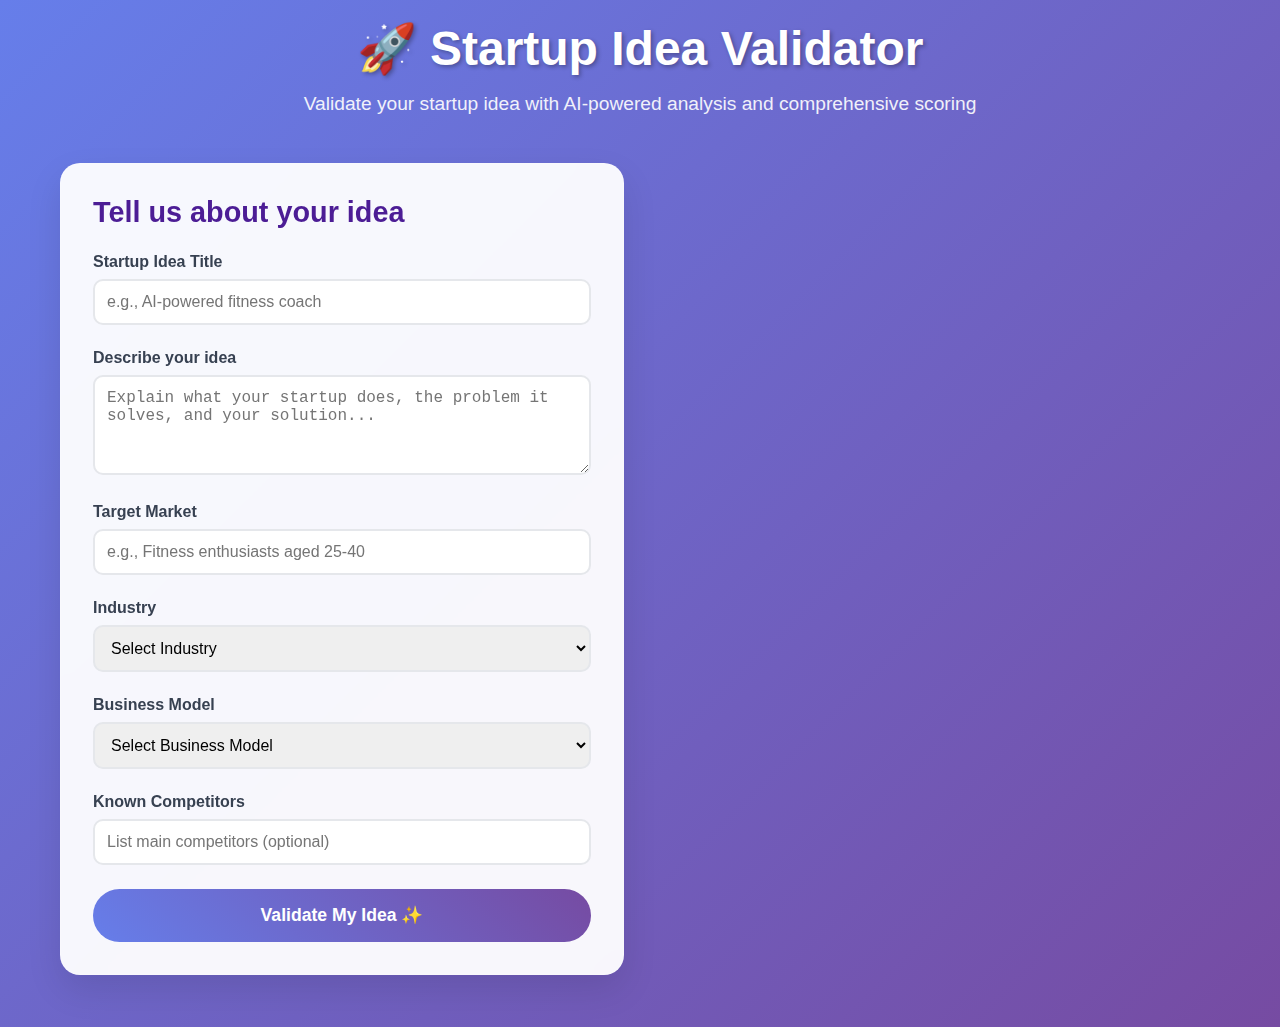
<file: templates/newvalidate.html>
<!DOCTYPE html>
<html lang="en">
<head>
    <meta charset="UTF-8">
    <meta name="viewport" content="width=device-width, initial-scale=1.0">
    <title>Startup Idea Validator</title>
    <style>
        * {
            margin: 0;
            padding: 0;
            box-sizing: border-box;
        }

        body {
            font-family: 'Segoe UI', Tahoma, Geneva, Verdana, sans-serif;
            background: linear-gradient(135deg, #667eea 0%, #764ba2 100%);
            min-height: 100vh;
            color: #333;
        }

        .container {
            max-width: 1200px;
            margin: 0 auto;
            padding: 20px;
        }

        header {
            text-align: center;
            margin-bottom: 3rem;
            color: white;
        }

        header h1 {
            font-size: 3rem;
            margin-bottom: 1rem;
            text-shadow: 2px 2px 4px rgba(0,0,0,0.3);
        }

        header p {
            font-size: 1.2rem;
            opacity: 0.9;
        }

        .main-content {
            display: grid;
            grid-template-columns: 1fr 1fr;
            gap: 2rem;
            margin-bottom: 2rem;
        }

        .card {
            background: rgba(255, 255, 255, 0.95);
            border-radius: 20px;
            padding: 2rem;
            box-shadow: 0 15px 35px rgba(0,0,0,0.1);
            backdrop-filter: blur(10px);
            border: 1px solid rgba(255,255,255,0.2);
        }

        .input-section h2 {
            color: #4c1d95;
            margin-bottom: 1.5rem;
            font-size: 1.8rem;
        }

        .form-group {
            margin-bottom: 1.5rem;
        }

        label {
            display: block;
            margin-bottom: 0.5rem;
            font-weight: 600;
            color: #374151;
        }

        input, textarea, select {
            width: 100%;
            padding: 0.75rem;
            border: 2px solid #e5e7eb;
            border-radius: 10px;
            font-size: 1rem;
            transition: all 0.3s ease;
        }

        input:focus, textarea:focus, select:focus {
            outline: none;
            border-color: #667eea;
            box-shadow: 0 0 0 3px rgba(102, 126, 234, 0.1);
        }

        textarea {
            resize: vertical;
            min-height: 100px;
        }

        .validate-btn {
            background: linear-gradient(45deg, #667eea, #764ba2);
            color: white;
            border: none;
            padding: 1rem 2rem;
            font-size: 1.1rem;
            font-weight: 600;
            border-radius: 50px;
            cursor: pointer;
            transition: all 0.3s ease;
            width: 100%;
        }

        .validate-btn:hover {
            transform: translateY(-2px);
            box-shadow: 0 10px 25px rgba(102, 126, 234, 0.3);
        }

        .validate-btn:disabled {
            opacity: 0.6;
            cursor: not-allowed;
            transform: none;
        }

        .results-section {
            display: none;
        }

        .results-section.show {
            display: block;
        }

        .score-display {
            text-align: center;
            margin-bottom: 2rem;
        }

        .score-circle {
            width: 120px;
            height: 120px;
            border-radius: 50%;
            display: flex;
            align-items: center;
            justify-content: center;
            margin: 0 auto 1rem;
            font-size: 2rem;
            font-weight: bold;
            color: white;
            background: conic-gradient(from 0deg, #ef4444, #f97316, #eab308, #22c55e);
        }

        .criteria-list {
            list-style: none;
        }

        .criteria-item {
            display: flex;
            justify-content: space-between;
            align-items: center;
            padding: 1rem;
            margin-bottom: 0.5rem;
            background: #f8fafc;
            border-radius: 10px;
        }

        .criteria-score {
            font-weight: bold;
            padding: 0.25rem 0.75rem;
            border-radius: 20px;
            color: white;
        }

        .score-excellent { background: #22c55e; }
        .score-good { background: #eab308; }
        .score-average { background: #f97316; }
        .score-poor { background: #ef4444; }

        .recommendations {
            background: #fef3c7;
            border: 1px solid #fcd34d;
            border-radius: 10px;
            padding: 1.5rem;
            margin-top: 2rem;
        }

        .recommendations h3 {
            color: #92400e;
            margin-bottom: 1rem;
        }

        .rec-list {
            list-style-type: disc;
            padding-left: 1.5rem;
        }

        .rec-list li {
            margin-bottom: 0.5rem;
            color: #78350f;
        }

        .full-width {
            grid-column: 1 / -1;
        }

        .tabs {
            display: flex;
            margin-bottom: 1rem;
            background: #f1f5f9;
            border-radius: 10px;
            padding: 0.25rem;
        }

        .tab {
            flex: 1;
            padding: 0.75rem;
            text-align: center;
            border-radius: 8px;
            cursor: pointer;
            transition: all 0.3s ease;
            font-weight: 600;
        }

        .tab.active {
            background: white;
            color: #4c1d95;
            box-shadow: 0 2px 8px rgba(0,0,0,0.1);
        }

        .tab-content {
            display: none;
        }

        .tab-content.active {
            display: block;
        }

        .progress-bar {
            background: #e5e7eb;
            border-radius: 10px;
            height: 8px;
            margin-bottom: 1rem;
            overflow: hidden;
        }

        .progress-fill {
            background: linear-gradient(45deg, #667eea, #764ba2);
            height: 100%;
            transition: width 0.5s ease;
        }

        .export-btn {
            background: #059669;
            color: white;
            border: none;
            padding: 0.75rem 1.5rem;
            border-radius: 10px;
            cursor: pointer;
            margin-top: 1rem;
            font-weight: 600;
        }

        .export-btn:hover {
            background: #047857;
        }

        @media (max-width: 768px) {
            .main-content {
                grid-template-columns: 1fr;
            }
            
            header h1 {
                font-size: 2rem;
            }
        }

        .loading {
            display: none;
            text-align: center;
            padding: 2rem;
        }

        .spinner {
            width: 40px;
            height: 40px;
            border: 4px solid #f3f4f6;
            border-top: 4px solid #667eea;
            border-radius: 50%;
            animation: spin 1s linear infinite;
            margin: 0 auto 1rem;
        }

        @keyframes spin {
            0% { transform: rotate(0deg); }
            100% { transform: rotate(360deg); }
        }
    </style>
</head>
<body>
    <div class="container">
        <header>
            <h1>🚀 Startup Idea Validator</h1>
            <p>Validate your startup idea with AI-powered analysis and comprehensive scoring</p>
        </header>

        <div class="main-content">
            <div class="card input-section">
                <h2>Tell us about your idea</h2>
                <form id="ideaForm">
                    <div class="form-group">
                        <label for="ideaTitle">Startup Idea Title</label>
                        <input type="text" id="ideaTitle" placeholder="e.g., AI-powered fitness coach" required>
                    </div>

                    <div class="form-group">
                        <label for="ideaDescription">Describe your idea</label>
                        <textarea id="ideaDescription" placeholder="Explain what your startup does, the problem it solves, and your solution..." required></textarea>
                    </div>

                    <div class="form-group">
                        <label for="targetMarket">Target Market</label>
                        <input type="text" id="targetMarket" placeholder="e.g., Fitness enthusiasts aged 25-40" required>
                    </div>

                    <div class="form-group">
                        <label for="industry">Industry</label>
                        <select id="industry" required>
                            <option value="">Select Industry</option>
                            <option value="technology">Technology</option>
                            <option value="healthcare">Healthcare</option>
                            <option value="finance">Finance</option>
                            <option value="education">Education</option>
                            <option value="ecommerce">E-commerce</option>
                            <option value="entertainment">Entertainment</option>
                            <option value="food">Food & Beverage</option>
                            <option value="travel">Travel</option>
                            <option value="other">Other</option>
                        </select>
                    </div>

                    <div class="form-group">
                        <label for="businessModel">Business Model</label>
                        <select id="businessModel" required>
                            <option value="">Select Business Model</option>
                            <option value="subscription">Subscription</option>
                            <option value="freemium">Freemium</option>
                            <option value="marketplace">Marketplace</option>
                            <option value="saas">SaaS</option>
                            <option value="ecommerce">E-commerce</option>
                            <option value="advertising">Advertising</option>
                            <option value="transaction">Transaction Fee</option>
                            <option value="other">Other</option>
                        </select>
                    </div>

                    <div class="form-group">
                        <label for="competition">Known Competitors</label>
                        <input type="text" id="competition" placeholder="List main competitors (optional)">
                    </div>

                    <button type="submit" class="validate-btn" id="validateBtn">
                        Validate My Idea ✨
                    </button>
                </form>

                <div class="loading" id="loading">
                    <div class="spinner"></div>
                    <p>Analyzing your startup idea...</p>
                </div>
            </div>

            <div class="card results-section" id="results">
                <div class="tabs">
                    <div class="tab active" data-tab="overview">Overview</div>
                    <div class="tab" data-tab="detailed">Detailed</div>
                    <div class="tab" data-tab="recommendations">Tips</div>
                </div>

                <div class="tab-content active" id="overview">
                    <div class="score-display">
                        <div class="score-circle" id="overallScore">
                            85/100
                        </div>
                        <h3 id="scoreLabel">Great Potential!</h3>
                        <div class="progress-bar">
                            <div class="progress-fill" id="progressFill" style="width: 85%"></div>
                        </div>
                    </div>

                    <ul class="criteria-list" id="criteriaList">
                        <!-- Criteria will be populated by JavaScript -->
                    </ul>
                </div>

                <div class="tab-content" id="detailed">
                    <div id="detailedAnalysis">
                        <!-- Detailed analysis will be populated here -->
                    </div>
                </div>

                <div class="tab-content" id="recommendations">
                    <div class="recommendations">
                        <h3>💡 Recommendations for Success</h3>
                        <ul class="rec-list" id="recommendationsList">
                            <!-- Recommendations will be populated here -->
                        </ul>
                    </div>
                </div>

                <button class="export-btn" onclick="exportResults()">
                    📄 Export Report
                </button>
            </div>
        </div>
    </div>

    <script>
        // Validation criteria and scoring logic
        const validationCriteria = {
            marketSize: { weight: 0.2, name: "Market Size" },
            problemSolution: { weight: 0.25, name: "Problem-Solution Fit" },
            uniqueness: { weight: 0.15, name: "Uniqueness" },
            feasibility: { weight: 0.2, name: "Technical Feasibility" },
            businessModel: { weight: 0.1, name: "Business Model" },
            competition: { weight: 0.1, name: "Competitive Advantage" }
        };

        let currentResults = null;

        // Form submission
        document.getElementById('ideaForm').addEventListener('submit', function(e) {
            e.preventDefault();
            validateIdea();
        });

        // Tab switching
        document.querySelectorAll('.tab').forEach(tab => {
            tab.addEventListener('click', function() {
                switchTab(this.dataset.tab);
            });
        });

        function switchTab(tabName) {
            // Update active tab
            document.querySelectorAll('.tab').forEach(t => t.classList.remove('active'));
            document.querySelector(`[data-tab="${tabName}"]`).classList.add('active');
            
            // Update active content
            document.querySelectorAll('.tab-content').forEach(c => c.classList.remove('active'));
            document.getElementById(tabName).classList.add('active');
        }

        function validateIdea() {
            const formData = {
                title: document.getElementById('ideaTitle').value,
                description: document.getElementById('ideaDescription').value,
                targetMarket: document.getElementById('targetMarket').value,
                industry: document.getElementById('industry').value,
                businessModel: document.getElementById('businessModel').value,
                competition: document.getElementById('competition').value
            };

            // Show loading
            document.getElementById('validateBtn').disabled = true;
            document.getElementById('loading').style.display = 'block';

            // Simulate API call with timeout
            setTimeout(() => {
                const results = analyzeIdea(formData);
                displayResults(results);
                
                document.getElementById('loading').style.display = 'none';
                document.getElementById('validateBtn').disabled = false;
                document.getElementById('results').classList.add('show');
            }, 2000);
        }

        function analyzeIdea(data) {
            // Simulated analysis logic - in real app, this would call an AI API
            const scores = {
                marketSize: calculateMarketScore(data),
                problemSolution: calculateProblemSolutionScore(data),
                uniqueness: calculateUniquenessScore(data),
                feasibility: calculateFeasibilityScore(data),
                businessModel: calculateBusinessModelScore(data),
                competition: calculateCompetitionScore(data)
            };

            const overallScore = Object.keys(scores).reduce((total, key) => {
                return total + (scores[key] * validationCriteria[key].weight);
            }, 0);

            currentResults = {
                scores,
                overallScore: Math.round(overallScore),
                formData: data,
                analysis: generateDetailedAnalysis(data, scores),
                recommendations: generateRecommendations(data, scores)
            };

            return currentResults;
        }

        function calculateMarketScore(data) {
            // Scoring based on industry and description keywords
            let score = 60; // Base score
            
            if (data.industry === 'technology') score += 15;
            if (data.industry === 'healthcare') score += 10;
            if (data.description.toLowerCase().includes('ai') || 
                data.description.toLowerCase().includes('automation')) score += 15;
            if (data.targetMarket.length > 20) score += 10;
            
            return Math.min(score, 100);
        }

        function calculateProblemSolutionScore(data) {
            let score = 50;
            
            if (data.description.toLowerCase().includes('problem') || 
                data.description.toLowerCase().includes('solve')) score += 20;
            if (data.description.length > 100) score += 15;
            if (data.targetMarket.length > 15) score += 15;
            
            return Math.min(score, 100);
        }

        function calculateUniquenessScore(data) {
            let score = 70;
            
            if (data.competition.length < 10) score += 20;
            if (data.description.toLowerCase().includes('unique') || 
                data.description.toLowerCase().includes('innovative')) score += 10;
            
            return Math.min(score, 100);
        }

        function calculateFeasibilityScore(data) {
            let score = 75;
            
            const complexKeywords = ['ai', 'blockchain', 'quantum', 'vr', 'ar'];
            const hasComplex = complexKeywords.some(keyword => 
                data.description.toLowerCase().includes(keyword));
            
            if (hasComplex) score -= 15;
            if (data.businessModel === 'saas' || data.businessModel === 'subscription') score += 10;
            
            return Math.max(score, 30);
        }

        function calculateBusinessModelScore(data) {
            const modelScores = {
                'subscription': 85,
                'freemium': 75,
                'saas': 90,
                'marketplace': 80,
                'ecommerce': 70,
                'advertising': 65,
                'transaction': 75,
                'other': 60
            };
            
            return modelScores[data.businessModel] || 60;
        }

        function calculateCompetitionScore(data) {
            let score = 70;
            
            if (data.competition.length === 0) score += 20;
            else if (data.competition.length < 50) score += 10;
            else score -= 10;
            
            return Math.max(score, 40);
        }

        function generateDetailedAnalysis(data, scores) {
            return {
                strengths: [
                    scores.problemSolution > 80 ? "Strong problem-solution fit identified" : null,
                    scores.marketSize > 75 ? "Large addressable market potential" : null,
                    scores.uniqueness > 70 ? "Good differentiation from competitors" : null,
                    scores.businessModel > 80 ? "Solid business model choice" : null
                ].filter(Boolean),
                
                weaknesses: [
                    scores.competition < 60 ? "High competitive pressure" : null,
                    scores.feasibility < 70 ? "Technical implementation challenges" : null,
                    scores.marketSize < 60 ? "Limited market size" : null,
                    scores.uniqueness < 50 ? "Lacks differentiation" : null
                ].filter(Boolean),
                
                opportunities: [
                    "Market expansion potential",
                    "Partnership opportunities",
                    "Technology advancement benefits",
                    "First-mover advantage possibility"
                ]
            };
        }

        function generateRecommendations(data, scores) {
            const recs = [];
            
            if (scores.marketSize < 70) {
                recs.push("Conduct deeper market research to identify niche opportunities");
            }
            if (scores.problemSolution < 75) {
                recs.push("Validate the problem with potential customers through surveys/interviews");
            }
            if (scores.competition < 65) {
                recs.push("Develop a stronger unique value proposition to stand out");
            }
            if (scores.feasibility < 70) {
                recs.push("Create a technical roadmap and consider MVP approach");
            }
            
            recs.push("Build a landing page to test market interest");
            recs.push("Connect with potential customers early in the development process");
            recs.push("Consider joining startup accelerators or incubators");
            
            return recs;
        }

        function displayResults(results) {
            // Update overall score
            document.getElementById('overallScore').textContent = `${results.overallScore}/100`;
            document.getElementById('progressFill').style.width = `${results.overallScore}%`;
            
            // Update score label
            const scoreLabel = getScoreLabel(results.overallScore);
            document.getElementById('scoreLabel').textContent = scoreLabel;
            
            // Update criteria list
            const criteriaList = document.getElementById('criteriaList');
            criteriaList.innerHTML = '';
            
            Object.keys(results.scores).forEach(key => {
                const li = document.createElement('li');
                li.className = 'criteria-item';
                li.innerHTML = `
                    <span>${validationCriteria[key].name}</span>
                    <span class="criteria-score ${getScoreClass(results.scores[key])}">${results.scores[key]}/100</span>
                `;
                criteriaList.appendChild(li);
            });
            
            // Update detailed analysis
            updateDetailedAnalysis(results.analysis);
            
            // Update recommendations
            updateRecommendations(results.recommendations);
        }

        function getScoreLabel(score) {
            if (score >= 85) return "Excellent Potential! 🌟";
            if (score >= 70) return "Great Potential! 🚀";
            if (score >= 55) return "Good Potential 👍";
            if (score >= 40) return "Needs Work ⚠️";
            return "High Risk ❌";
        }

        function getScoreClass(score) {
            if (score >= 80) return "score-excellent";
            if (score >= 65) return "score-good";
            if (score >= 50) return "score-average";
            return "score-poor";
        }

        function updateDetailedAnalysis(analysis) {
            const container = document.getElementById('detailedAnalysis');
            container.innerHTML = `
                <div style="margin-bottom: 2rem;">
                    <h3 style="color: #22c55e; margin-bottom: 1rem;">💪 Strengths</h3>
                    <ul style="list-style-type: disc; padding-left: 1.5rem;">
                        ${analysis.strengths.map(s => `<li style="margin-bottom: 0.5rem;">${s}</li>`).join('')}
                    </ul>
                </div>
                
                <div style="margin-bottom: 2rem;">
                    <h3 style="color: #ef4444; margin-bottom: 1rem;">⚠️ Areas for Improvement</h3>
                    <ul style="list-style-type: disc; padding-left: 1.5rem;">
                        ${analysis.weaknesses.map(w => `<li style="margin-bottom: 0.5rem;">${w}</li>`).join('')}
                    </ul>
                </div>
                
                <div>
                    <h3 style="color: #3b82f6; margin-bottom: 1rem;">🎯 Opportunities</h3>
                    <ul style="list-style-type: disc; padding-left: 1.5rem;">
                        ${analysis.opportunities.map(o => `<li style="margin-bottom: 0.5rem;">${o}</li>`).join('')}
                    </ul>
                </div>
            `;
        }

        function updateRecommendations(recommendations) {
            const list = document.getElementById('recommendationsList');
            list.innerHTML = recommendations.map(rec => `<li>${rec}</li>`).join('');
        }

        function exportResults() {
            if (!currentResults) return;
            
            const reportContent = `
STARTUP IDEA VALIDATION REPORT
============================

Idea: ${currentResults.formData.title}
Overall Score: ${currentResults.overallScore}/100

DETAILED SCORES:
${Object.keys(currentResults.scores).map(key => 
    `${validationCriteria[key].name}: ${currentResults.scores[key]}/100`
).join('\n')}

DESCRIPTION:
${currentResults.formData.description}

TARGET MARKET:
${currentResults.formData.targetMarket}

INDUSTRY: ${currentResults.formData.industry}
BUSINESS MODEL: ${currentResults.formData.businessModel}

RECOMMENDATIONS:
${currentResults.recommendations.map(rec => `• ${rec}`).join('\n')}

Generated on: ${new Date().toLocaleDateString()}
            `;
            
            const blob = new Blob([reportContent], { type: 'text/plain' });
            const url = window.URL.createObjectURL(blob);
            const a = document.createElement('a');
            a.href = url;
            a.download = `${currentResults.formData.title.replace(/\s+/g, '_')}_validation_report.txt`;
            document.body.appendChild(a);
            a.click();
            document.body.removeChild(a);
            window.URL.revokeObjectURL(url);
        }
    </script>
</body>
</html>
</file>
